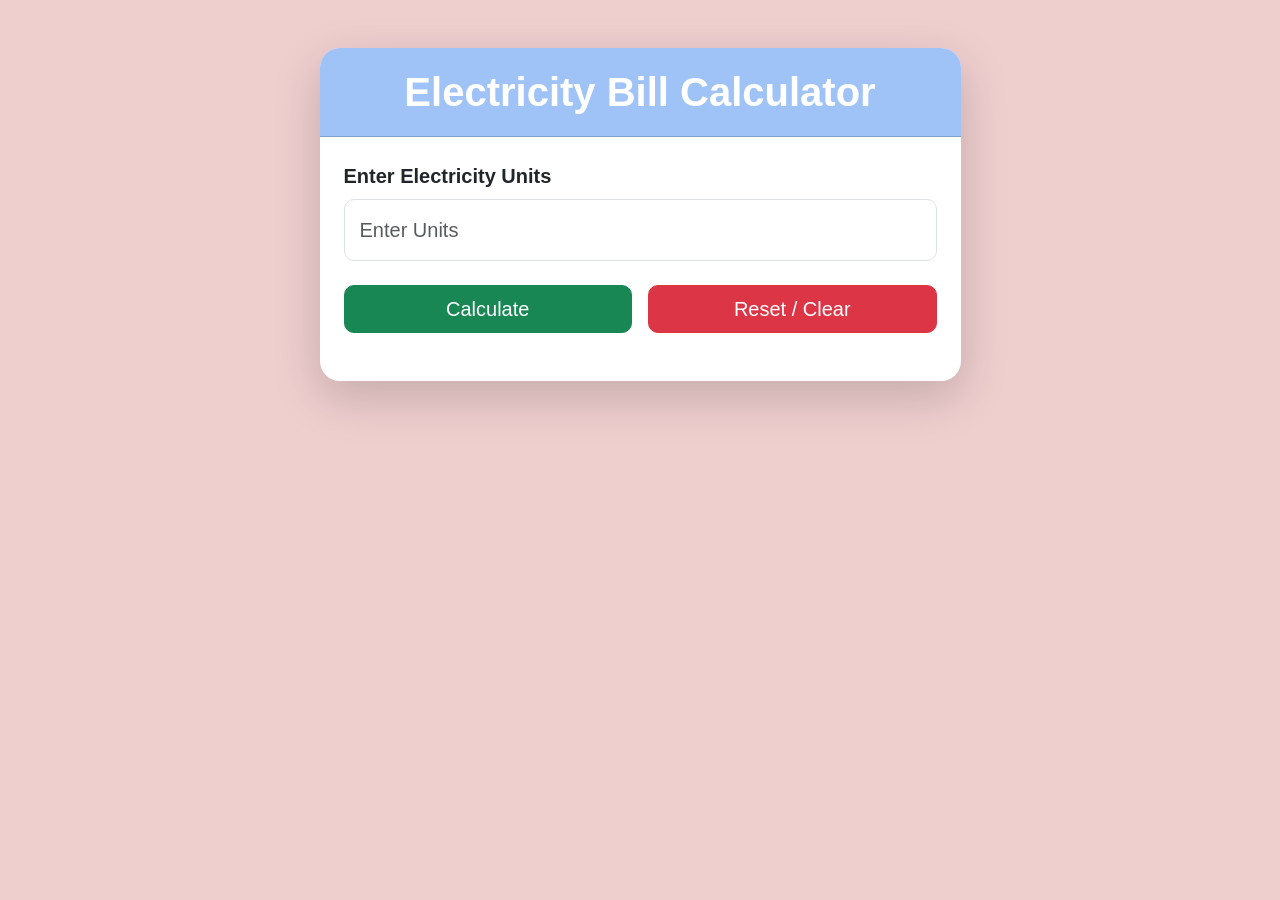
<file: Electricity bill/bill.html>
<!DOCTYPE html>
<html lang="en">

<head>
    <meta charset="UTF-8">
    <meta name="viewport" content="width=device-width, initial-scale=1.0">
    <title>Electricity Bill Calculator</title>
    <link href="https://cdn.jsdelivr.net/npm/bootstrap@5.3.3/dist/css/bootstrap.min.css" rel="stylesheet">
    <link rel="stylesheet" href="./bill.css">
</head>
<body>
    <div class="container py-5">
        <div class="row justify-content-center">
            <div class="col-lg-7 col-md-9 col-12"> 
                <div class="card shadow-lg border-0 main-card">
                    <div class="card-header text-center">
                        <h1 class="title">
                            Electricity Bill Calculator
                        </h1>
                    </div>
                    <div class="card-body p-4">
                        <div class="mb-4">
                            <label class="form-label fw-bold fs-5">
                                Enter Electricity Units
                            </label>
                            <input type="number"
                                   id="units"
                                   class="form-control form-control-lg"
                                   placeholder="Enter Units">
                        </div>
                        <div class="d-flex gap-3 mb-4">
                            <button class="btn btn-success btn-lg w-50"
                                    onclick="calculateBill()"> Calculate </button>

                            <button class="btn btn-danger btn-lg w-50"
                                    onclick="resetBill()">

                                Reset / Clear
                            </button>

                        </div>
                        <div class="card result-card" id="resultCard">
                            <div class="card-body">
                                <h3 class="mb-4 text-center">
                                    Bill Details
                                </h3>
                                <div id="billDetails"></div>
                            </div>
                        </div>
                    </div>
                </div>
            </div>
        </div>
    </div>
    <!-- JavaScript File -->
    <script src="./bill.js"></script>

</body>

</html>
</file>
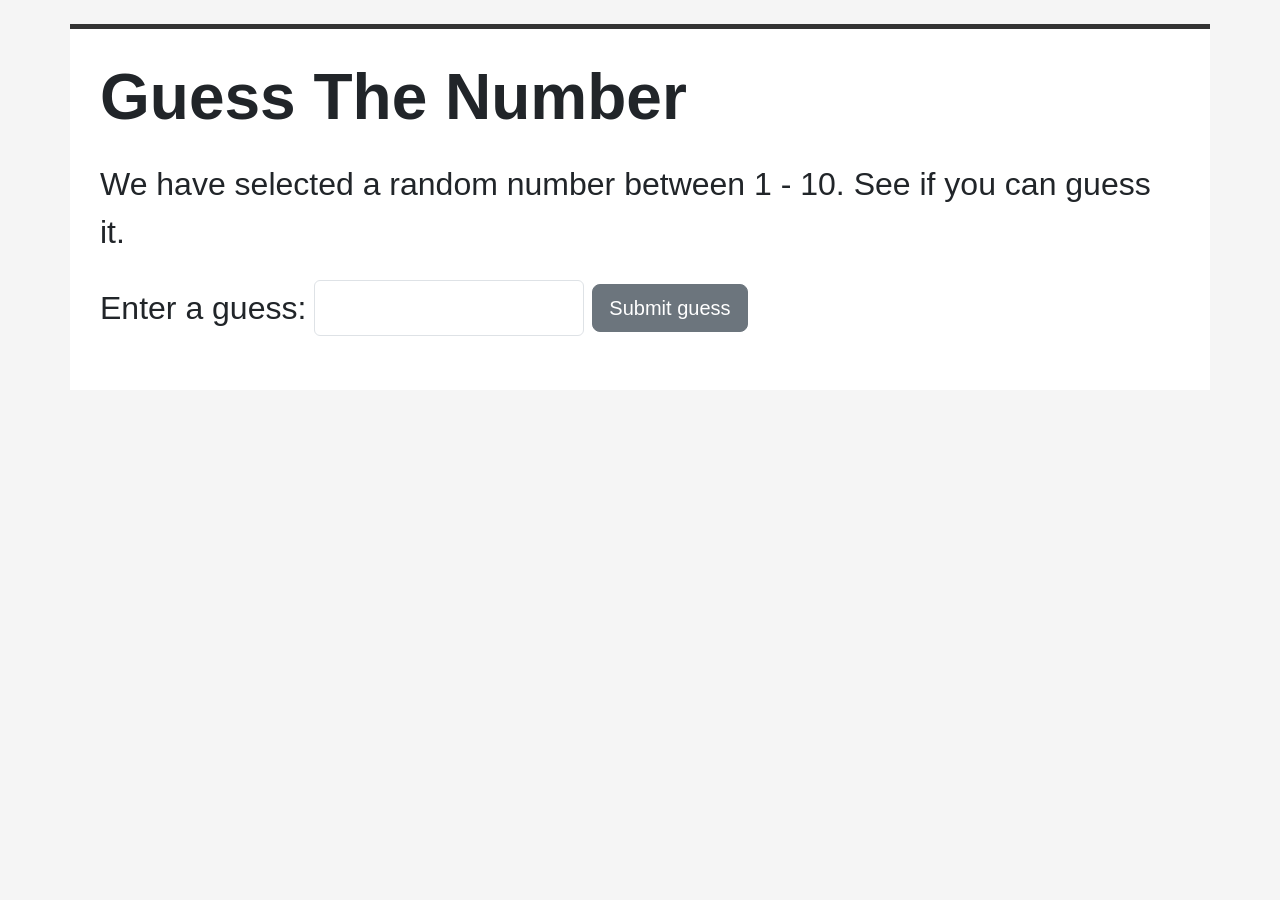
<file: Guess The Number/number.html>
<!doctype html>
<html lang="en">
  <head>
    <meta charset="UTF-8" />
    <meta name="viewport" content="width=device-width, initial-scale=1.0" />
    <title>Guess The Number</title>
    <link
      href="https://cdn.jsdelivr.net/npm/bootstrap@5.3.3/dist/css/bootstrap.min.css"
      rel="stylesheet"
    />
    <link rel="stylesheet" href="./numer.css" />
  </head>
  <body>
    <div class="container mt-4">
      <h1 class="display-3 fw-bold">Guess The Number</h1>
      <p class="fs-2 mt-4">
        We have selected a random number between 1 - 10. See if you can guess
        it.
      </p>
      <div class="d-flex align-items-center mt-4 gap-2">
        <label class="fs-2"> Enter a guess: </label>

        <input
          type="number"
          id="guess"
          min="1"
          max="10"
          class="form-control w-25 fs-3"
        />

        <button class="btn btn-secondary btn-lg" onclick="checkGuess()">
          Submit guess
        </button>
      </div>
      <h2 id="message" class="mt-4 text-primary"></h2>
    </div>
    <script src="./number.js"></script>
  </body>
</html>
</file>
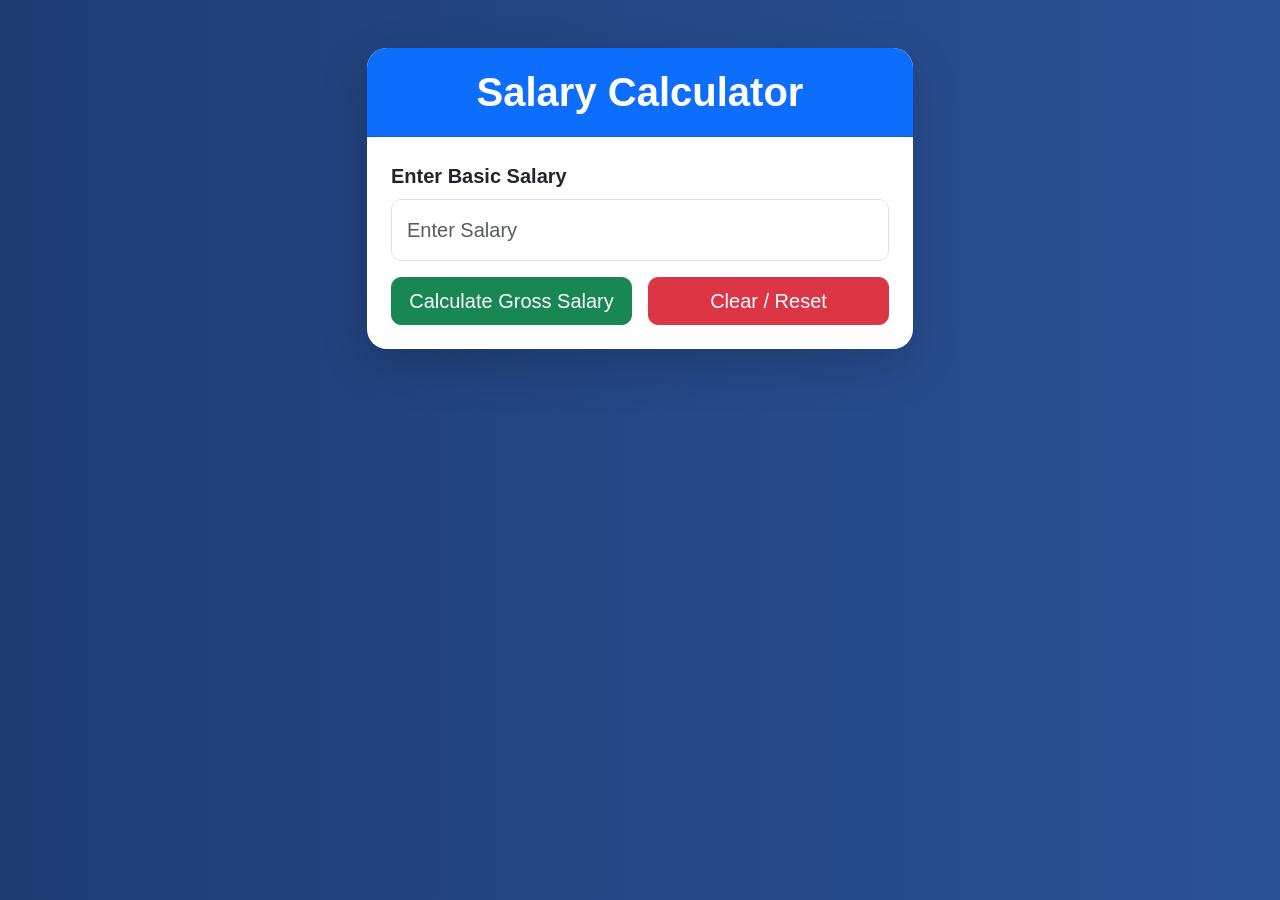
<file: salary/salary.html>
<!doctype html>
<html lang="en">
  <head>
    <meta charset="UTF-8" />
    <meta name="viewport" content="width=device-width, initial-scale=1.0" />
    <title>Salary Calculator</title>
    <link
      href="https://cdn.jsdelivr.net/npm/bootstrap@5.3.3/dist/css/bootstrap.min.css"
      rel="stylesheet"
    />
    <link rel="stylesheet" href="./salary.css" />
  </head>
  <body>
    <div class="container py-5">
      <div class="row justify-content-center">
        <div class="col-lg-6 col-md-8 col-12">
          <div class="card shadow-lg border-0 main-card">

            <div class="card-header text-center">
              <h1 class="title">Salary Calculator</h1>
            </div>

            <div class="card-body p-4">

              <div class="mb-3">
                <label class="form-label fw-bold fs-5">Enter Basic Salary</label>
                <input
                  type="number"
                  id="basicSalary"
                  class="form-control form-control-lg"
                  placeholder="Enter Salary"
                />
                <div id="error" class="text-danger fw-bold mt-2"></div>
              </div>

              <div class="d-flex gap-3">
                <button
                  class="btn btn-success btn-lg w-50"
                  id="calculateBtn"
                  onclick="startCalculation()">
                  <span id="btnText"> Calculate Gross Salary </span>
                  <span
                    id="spinner"
                    class="spinner-border spinner-border-sm d-none"
                  >
                  </span>
                </button>
                <button class="btn btn-danger btn-lg w-50"onclick="resetForm()">Clear / Reset</button>
              </div>

              <div id="successMessage" class="alert alert-success mt-4 d-none">
                Salary Calculated Successfully!
              </div>
              <div class="card mt-4 result-card" id="resultCard">
                <div class="card-body">
                  <h3 class="text-center mb-4">Salary Details</h3>

                  <div id="result"></div>
                </div>
              </div>
            </div>
          </div>
        </div>
      </div>
    </div>

    <!--Scripts-->
    <script src="./salary.js"></script>
  </body>
</html>
</file>
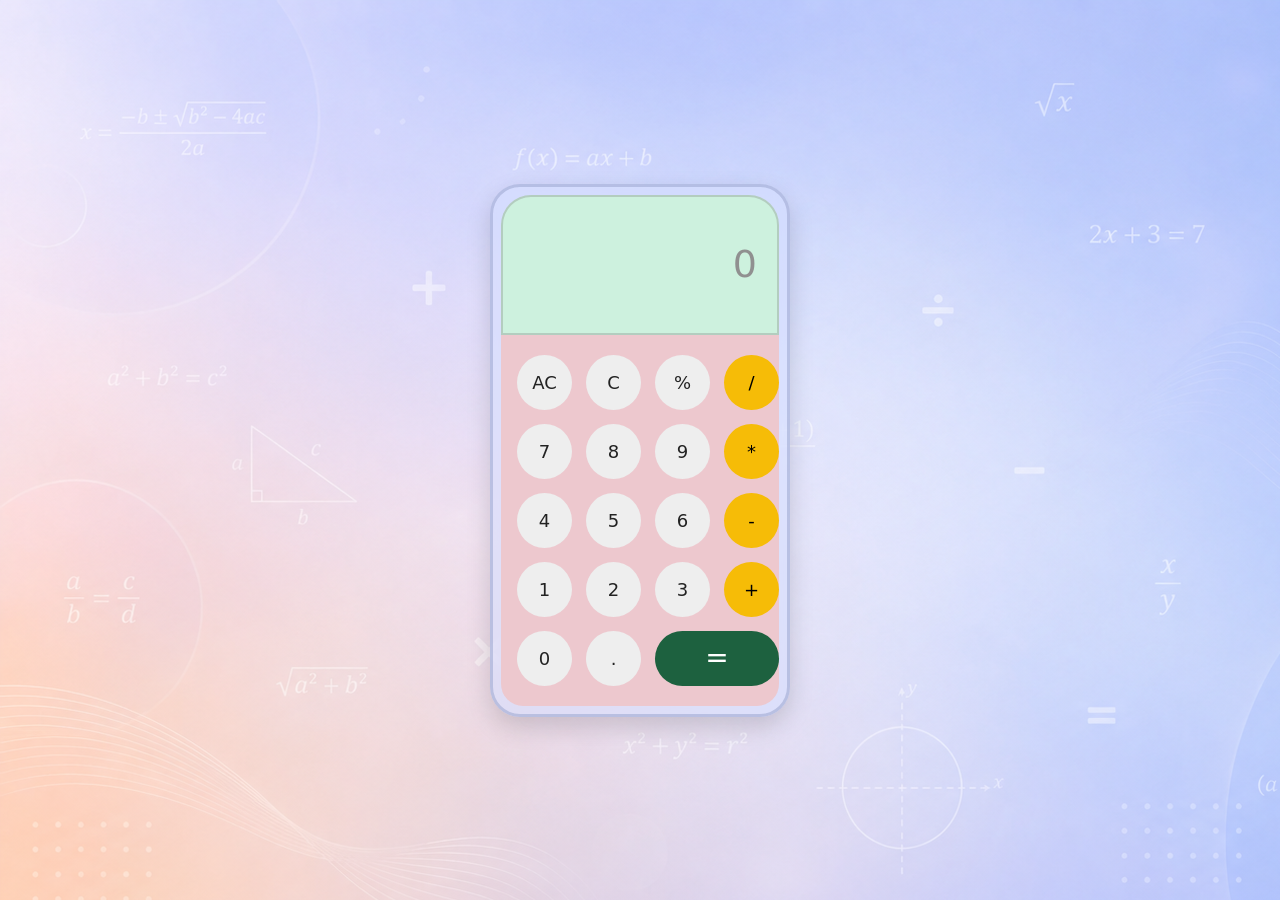
<file: staticWeb Calculator/calll.html>
<!doctype html>
<html lang="en">
  <head>
    <meta charset="UTF-8" />
    <meta name="viewport" content="width=device-width, initial-scale=1.0" />
    <title>Calculator - Web Static App PRD</title>
    <link
      href="https://cdn.jsdelivr.net/npm/bootstrap@5.3.8/dist/css/bootstrap.min.css"
      rel="stylesheet"
      integrity="sha384-sRIl4kxILFvY47J16cr9ZwB07vP4J8+LH7qKQnuqkuIAvNWLzeN8tE5YBujZqJLB"
      crossorigin="anonymous"
    />
    <link rel="stylesheet" href="./calll.css">
  </head>
  <body>
    <!-- main -->
    <div class="main-bg d-flex justify-content-center align-items-center">

        <div class="calculator">
            <div class="display-box">
                <input type="text" id="display" value="0" readonly>
            </div>
            <!-- buttons -->
            <div class="button-area">

                <button class="btn-circle btn-light-custom" onclick="calculate('AC')">AC</button>
                <button class="btn-circle btn-light-custom" onclick="calculate('AC')">C</button>
                <button class="btn-circle btn-light-custom" onclick="calculate('%')">%</button>
                <button class="btn-circle btn-orange" onclick="calculate('/')">/</button>

                <button class="btn-circle btn-light-custom" onclick="calculate('7')">7</button>
                <button class="btn-circle btn-light-custom" onclick="calculate('8')">8</button>
                <button class="btn-circle btn-light-custom" onclick="calculate('9')">9</button>
                <button class="btn-circle btn-orange" onclick="calculate('*')">*</button>

                <button class="btn-circle btn-light-custom" onclick="calculate('4')">4</button>
                <button class="btn-circle btn-light-custom" onclick="calculate('5')">5</button>
                <button class="btn-circle btn-light-custom" onclick="calculate('6')">6</button>
                <button class="btn-circle btn-orange" onclick="calculate('-')">-</button>

                <button class="btn-circle btn-light-custom" onclick="calculate('1')">1</button>
                <button class="btn-circle btn-light-custom" onclick="calculate('2')">2</button>
                <button class="btn-circle btn-light-custom" onclick="calculate('3')">3</button>
                <button class="btn-circle btn-orange" onclick="calculate('+')">+</button>

                <button class="btn-circle btn-light-custom" onclick="calculate('0')">0</button>
                <button class="btn-circle btn-light-custom" onclick="calculate('.')">.</button>

                <button class="equal-btn" onclick="calculateResult()">=</button>

            </div>

        </div>

    </div>

    <!-- Scripts -->
     <script src="https://cdn.jsdelivr.net/npm/bootstrap@5.3.8/dist/js/bootstrap.bundle.min.js" integrity="sha384-FKyoEForCGlyvwx9Hj09JcYn3nv7wiPVlz7YYwJrWVcXK/BmnVDxM+D2scQbITxI" crossorigin="anonymous"></script>
     <script src="./calll.js"></script>
    </body>
</html>
</file>
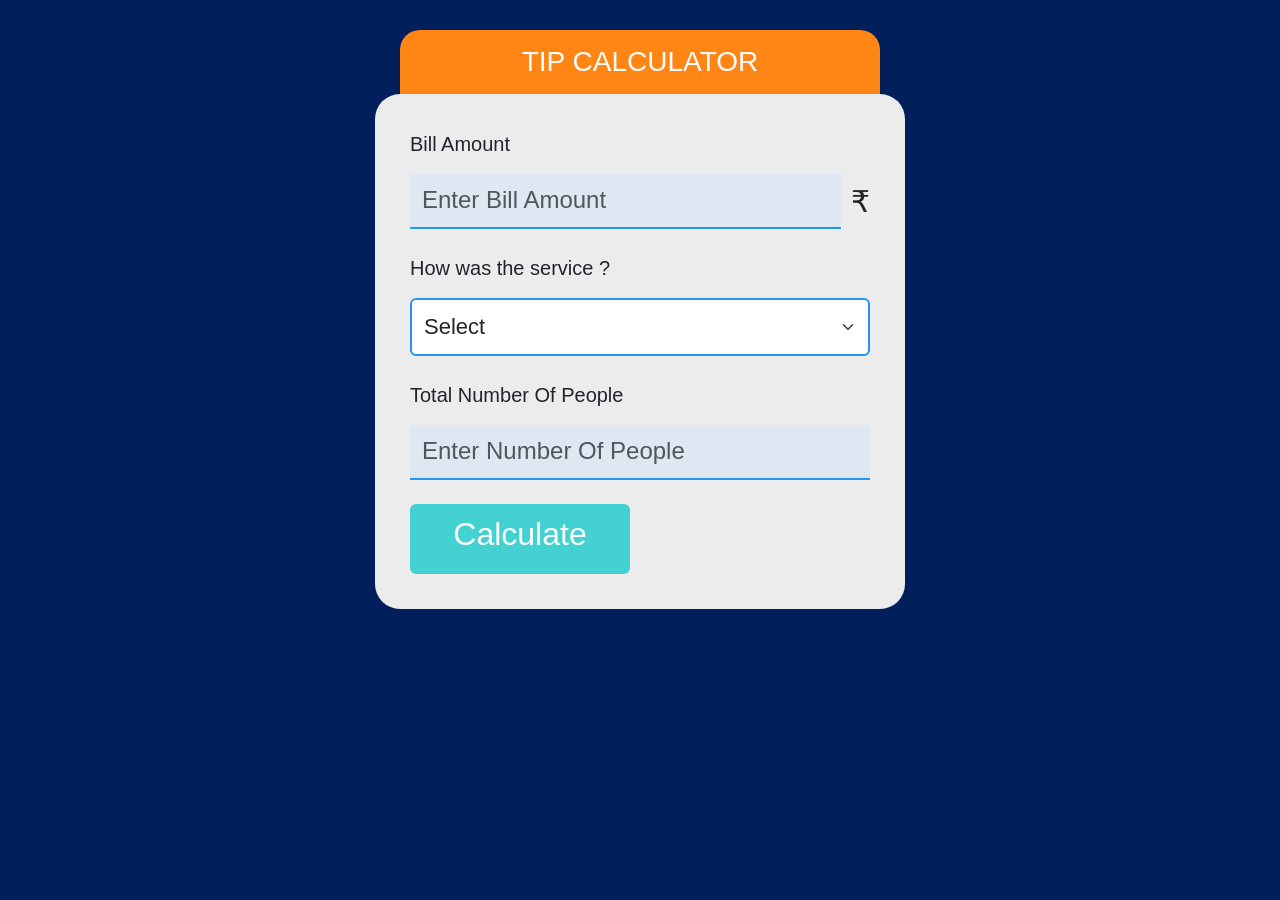
<file: Tip Calculator/tip.html>
<!doctype html>
<html lang="en">
  <head>
    <meta charset="UTF-8" />
    <meta name="viewport" content="width=device-width, initial-scale=1.0" />

    <title>Tip Calculator</title>
    <link
      href="https://cdn.jsdelivr.net/npm/bootstrap@5.3.3/dist/css/bootstrap.min.css"
      rel="stylesheet"
    />
    <link rel="stylesheet" href="./tip.css" />
  </head>

  <body>
    <div class="main-container ">
      <div class="heading-box">
        <h1>TIP CALCULATOR</h1>
      </div>
      <div class="calculator-box">
        <div class="mb-4">
          <label class="form-label custom-label">Bill Amount</label>
          <div class="bill-input-box">
            <input
              type="number"
              id="billAmount"
              class="form-control custom-input"
              placeholder="Enter Bill Amount"
            />
            <span class="rupee-sign">₹</span>
          </div>
        </div>
        <div class="mb-4">
          <label class="form-label custom-label"> How was the service ? </label>
          <select id="service" class="form-select custom-select">
            <option value="">Select</option>
            <option value="0.25">25% - Top Notch</option>
            <option value="0.20">20% - Excellent</option>
            <option value="0.15">15% - Good</option>
            <option value="0.10">10% - Bad</option>
            <option value="0.05">5% - Worst</option>
          </select>
        </div>
        <div class="mb-4">
          <label class="form-label custom-label">Total Number Of People </label>
          <input
            type="number"
            id="people"
            class="form-control custom-input"
            placeholder="Enter Number Of People"
          />
        </div>
        <button class="btn calculate-btn" onclick="calculateTip()">
          Calculate
        </button>
        <div id="resultBox" class="result-box">
          <h3>Each Person Should Pay</h3>
          <h1>₹<span id="finalAmount">0</span></h1>
        </div>
      </div>
    </div>
    <!--Scripts-->
    <script src="./tip.js"></script>
  </body>
</html>
</file>
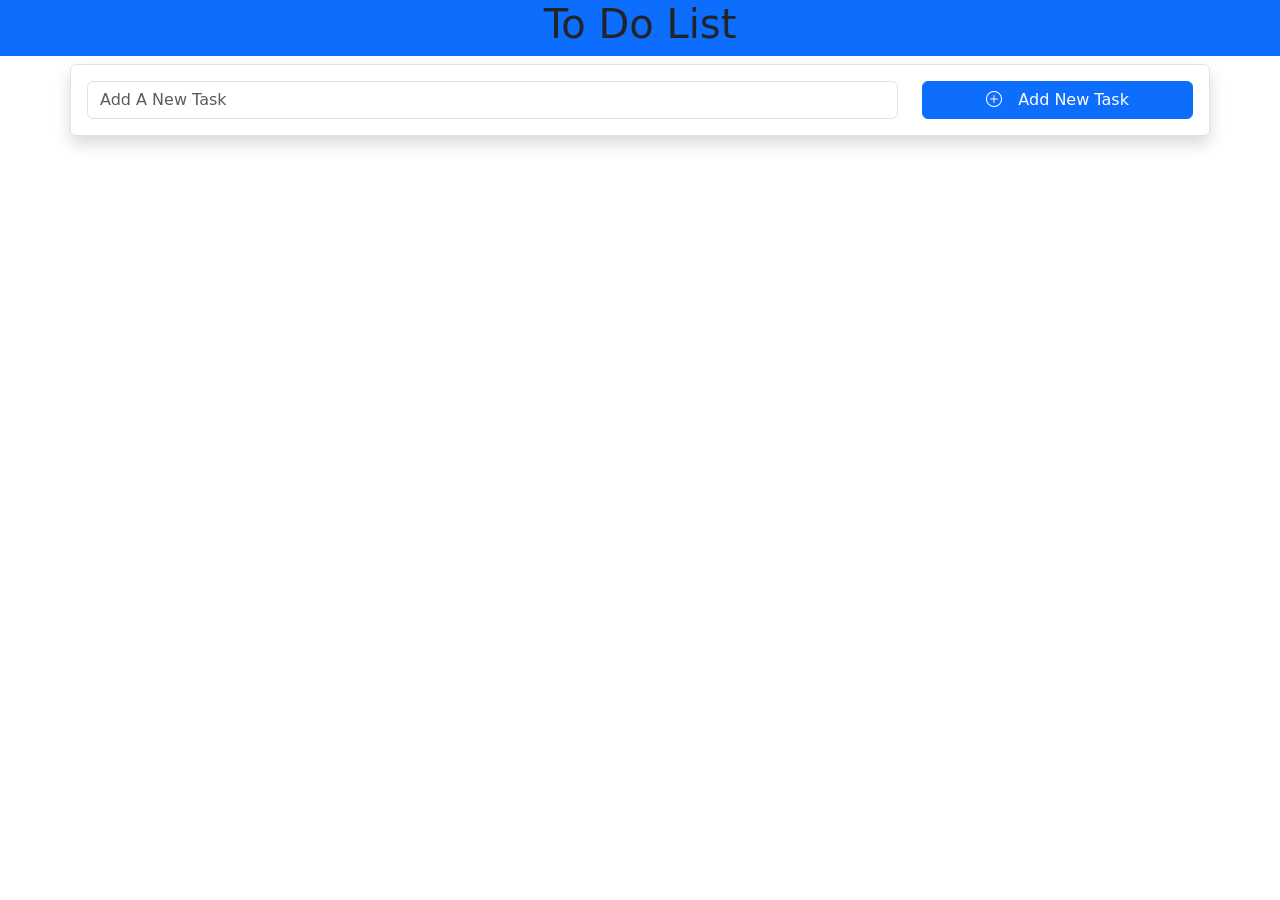
<file: To Do List/todo.html>
<!DOCTYPE html>
<html lang="en">
<head>
    <meta charset="UTF-8">
    <meta name="viewport" content="width=device-width, initial-scale=1.0">
    <title>Document</title>
    <link
      href="https://cdn.jsdelivr.net/npm/bootstrap@5.3.0/dist/css/bootstrap.min.css"
      rel="stylesheet"
    />
    <link
      href="https://cdn.jsdelivr.net/npm/bootstrap-icons/font/bootstrap-icons.css"
      rel="stylesheet"
    />
</head>
<body>

    <header class=" d-flex align-content-center justify-content-center bg-primary">
        <h1>To Do List</h1>
    </header>

    <main>
        <div class="container rounded border shadow my-2 d-flex gap-4 p-3 ">
            <input type="text" name="newTask" id="newTask" placeholder="Add A New Task" class="form-control w-75">
            <button class="btn btn-primary w-25 d-flex gap-3 align-items-center justify-content-center" onclick="addNewTask()"> <i class="bi bi-plus-circle"></i></i> Add New Task</button>
        </div>
        <div  class="container rounded border shadow my-2 p-3 d-none" id="taskDiv">
            <ol>
                <!-- <li class="my-3 ">
                    <div class="d-flex align-items-center">
                        <span > Task-1</span>
                        <button class=" btn btn- danger ms-4 d-flex align-items-center justify-content-center"> <i class="bi bi-trash"></i> Delete</butt on>
                    </div>
                </li> -->
            </ol>
        </div>
    </main>

    <!-- scripts -->
     <script
      src="https://cdn.jsdelivr.net/npm/bootstrap@5.3.8/dist/js/bootstrap.bundle.min.js"
      integrity="sha384-FKyoEForCGlyvwx9Hj09JcYn3nv7wiPVlz7YYwJrWVcXK/BmnVDxM+D2scQbITxI"
      crossorigin="anonymous"
    ></script>
     <script src="./todo.js"></script>
</body>
</html>
</file>
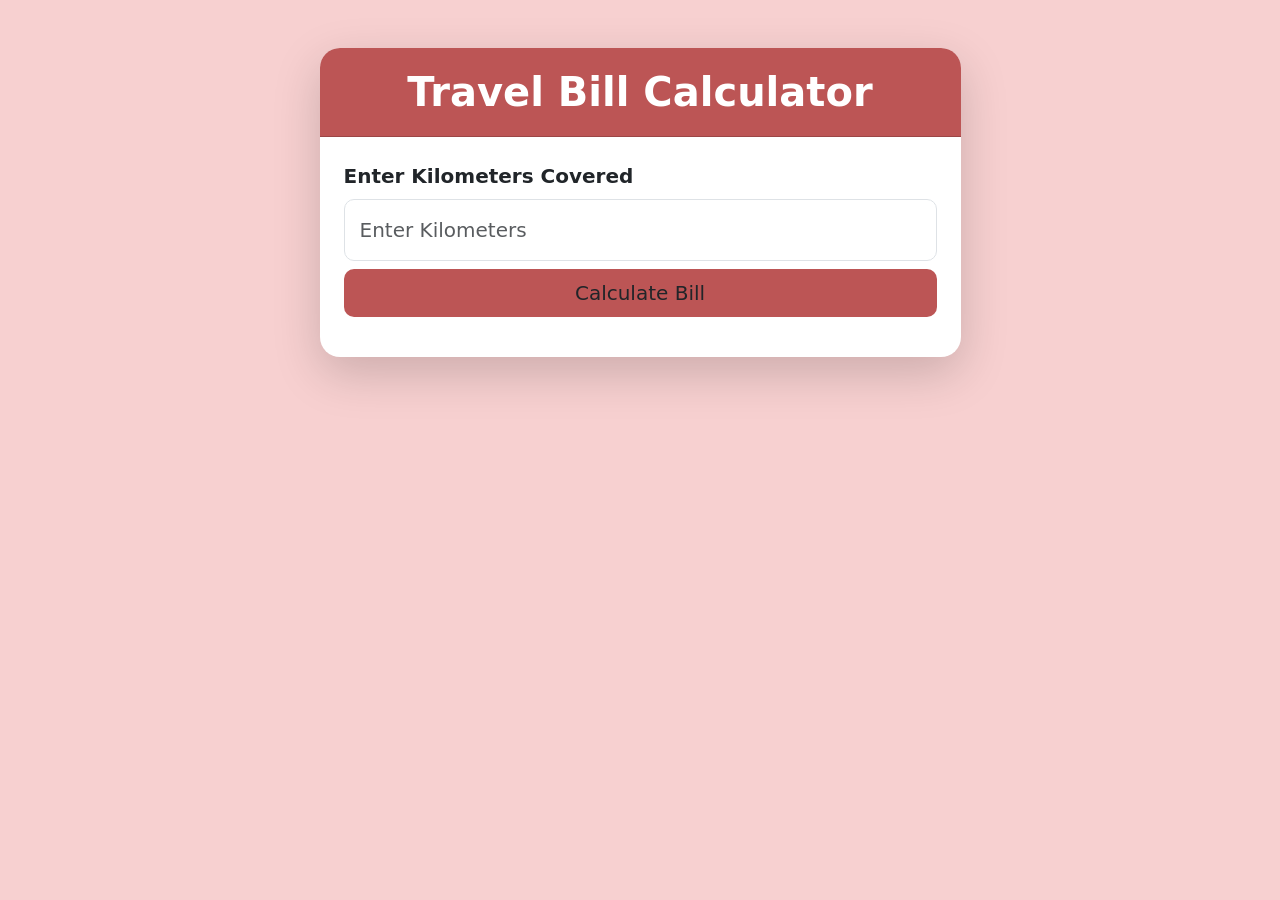
<file: Travel Bill Calculator/travel.html>
<!doctype html>
<html lang="en">
  <head>
    <meta charset="UTF-8" />
    <meta name="viewport" content="width=device-width, initial-scale=1.0" />
    <title>Travel Bill Calculator</title>
    <link
      href="https://cdn.jsdelivr.net/npm/bootstrap@5.3.3/dist/css/bootstrap.min.css"
      rel="stylesheet"
    />
    <link rel="stylesheet" href="./travel.css" />
  </head>
  <body>
    <div class="container py-5">
      <div class="row justify-content-center">
      <div class="col-lg-7 col-md-9 col-12">
        <iv class="card shadow-lg border-0 main-card">
            <div class="card-header text-center">
              <h1 class="title">Travel Bill Calculator</h1>
            </div>
            <div class="card-body p-4">
              <div class="mb-3">
                <label class="form-label fw-bold fs-5">
                  Enter Kilometers Covered
                </label>
                <input
                  type="number"
                  step="0.01"
                  id="km"
                  class="form-control form-control-lg"
                  placeholder="Enter Kilometers"
                />
                <div id="error" class="text-danger mt-2 fw-bold"></div>
              <button
                class="btn btn-lg w-100"onclick="calculateBill()">Calculate Bill</button>
              <div class="card result-card mt-4" id="resultCard">
                <div class="card-body">
                  <h3 class="text-center mb-4">Travel Bill Details</h3>
                  <div class="total-box mb-4">
                    Total Bill =<span id="totalBill"> Rs. 0 </span>
</div>
                  <div id="breakdown"></div>
                </div>
              </div>
            </div>
          </div>
        </div>
      </div>
    </div>

    <!-- JavaScript File -->
    <script src="./travel.js"></script>
  </body>
</html>
</file>
<file: Electricity bill/bill.css>
body{
    background:rgb(239, 206, 206);
    font-family:Arial, Helvetica, sans-serif;
    min-height:100vh;
}
.main-card{
    border-radius:20px;
    overflow:hidden;
}
.card-header{
    background:#a0c3f7;
    padding:20px;
}
.title{
    color:white;
    font-weight:bold;
    margin:0;
}
.form-control{
    border-radius:10px;
    padding:15px;
}
.form-control:focus{
    box-shadow:none;
    border:2px solid #0d6efd;
}
.btn{
    border-radius:10px;
    transition:0.3s;
}
.btn:hover{
    transform:scale(1.03);
}

.result-card{
    display:none;
    border-radius:15px;
    background:#f8f9fa;
}

.bill-line{
    display:flex;
    justify-content:space-between;
    margin-bottom:12px;
    font-size:18px;
}
.total{
    font-weight:bold;
    color:#198754;
    font-size:22px;
}
.surcharge{
    color:#dc3545;
}

@media(max-width:768px){

    .title{
        font-size:28px;
    }

    .bill-line{
        font-size:16px;
    }
}
</file>
<file: Guess The Number/numer.css>
body{
    background-color:#f5f5f5;
    font-family:Arial, Helvetica, sans-serif;
}

.container{
    background:white;
    padding:30px;
    border-top:5px solid #333;
}
</file>
<file: salary/salary.css>
body {
  background: linear-gradient(to right, #1e3c72, #2a5298);
  font-family: Arial, Helvetica, sans-serif;
  min-height: 100vh;
}
.main-card {
  border-radius: 20px;
  overflow: hidden;
}
.card-header {
  background: #0d6efd;
  padding: 20px;
}
.title {
  color: white;
  font-weight: bold;
  margin: 0;
}

.form-control {
  border-radius: 10px;
  padding: 15px;
}
.form-control:focus {
  box-shadow: none;
  border: 2px solid #0d6efd;
}

.btn {
  border-radius: 10px;
  transition: 0.3s;
}
.btn:hover {
  transform: scale(1.02);
}
.result-card {
  display: none;
  border-radius: 15px;
  background: #f8f9fa;
}
.result-line {
  display: flex;
  justify-content: space-between;
  margin-bottom: 15px;
  font-size: 20px;
}
.gross {
  font-weight: bold;
  color: #198754;
  font-size: 24px;
}
@media (max-width: 768px) {
  .title {
    font-size: 28px;
  }
  .result-line {
    font-size: 16px;
  }
  .gross {
    font-size: 20px;
  }
}
</file>
<file: staticWeb Calculator/calll.css>
* {
    margin: 0;
    padding: 0;
}
body {
    overflow: hidden;
}
.main-bg {
    width: 100%;
    height: 100vh;
    background:url(../Photos/CalculatorBGImage.png);
    position: relative;
}
.calculator {
    width: 300px;
    background: rgba(214, 222, 255, 0.55);
    padding: 8px;
    border-radius: 30px;
    border: 3px solid rgba(160, 170, 210, 0.6);
    box-shadow:
        0 10px 25px rgba(0, 0, 0, 0.15);
    backdrop-filter: blur(10px);
}
.display-box {
    width: 100%;
    height: 140px;
    background: #cdf1de;
    border-radius: 30px 30px 0 0;
    border: 2px solid rgba(120, 120, 120, 0.3);
    padding: 20px;
    display: flex;
    justify-content: flex-end;
    align-items: center;
}
#display {
    width: 100%;
    border: none;
    outline: none;
    background: transparent;
    text-align: right;
    font-size: 38px;
    color: #909090;
}
.button-area {
    background: #edc8ce;
    padding: 20px 16px;
    border-radius: 0 0 22px 22px;
    display: grid;
    grid-template-columns: repeat(4, 1fr);
    gap: 14px;
}
.btn-circle {
    width: 55px;
    height: 55px;
    border: none;
    border-radius: 50%;
    font-size: 18px;
    cursor: pointer;
    transition: 0.2s;
}
.btn-light-custom {
    background: #eeeeee;
    color: #222;
}
.btn-orange {
    background: #f6bc07;
    color: black;
}
.equal-btn {
    grid-column: span 2;
    border: none;
    height: 55px;
    border-radius: 40px;
    background: #1d613f;
    color: white;
    font-size: 28px;
    cursor: pointer;
    transition: 0.2s;
}
.btn-circle:hover,
.equal-btn:hover {
    transform: scale(1.05);
}
.btn-circle:active,
.equal-btn:active {
    transform: scale(0.95);
}
</file>
<file: Tip Calculator/tip.css>
body{
    margin:0;
    padding:0;
    background-color:#001f5b;
    font-family:Arial, Helvetica, sans-serif;
}
.main-container{
    width:100%;
    height:100vh;
    display:flex;
    flex-direction:column;
    align-items:center;
    justify-content:flex-start;
    padding-top:30px;
}
.heading-box{
    width:480px;
    background:#ff8515;
    text-align:center;
    padding:15px;
    border-radius:20px 20px 0 0;
}
.heading-box h1{
    color:white;
    font-size:28px;
    margin:0;
}
.calculator-box{
    width:530px;
    background:#ececec;
    padding:35px;
    border-radius:25px;
}
.custom-label{
    font-size:20px;
    margin-bottom:15px;
}
.bill-input-box{
    display:flex;
    align-items:center;
}

.custom-input{
    height:55px;
    border:none;
    border-bottom:2px solid #2196f3;
    border-radius:0;
    background:#dfe7f3;
    font-size:24px;
}

.custom-input:focus{
    box-shadow:none;
    border-bottom:2px solid #2196f3;
    background:#dfe7f3;
}
.rupee-sign{
    font-size:30px;
    margin-left:10px;
}
.custom-select{
    height:58px;
    border:2px solid #2196f3;
    font-size:22px;
}
.custom-select:focus{
    box-shadow:none;
    border:2px solid #2196f3;
}

.calculate-btn{
    width:220px;
    height:70px;
    background:#43d1d1;
    color:white;
    font-size:32px;
    border:none;
    margin-top:20px;
    display: flex;
    justify-content: center;
}

.calculate-btn:hover{
    background:#33c2c2;
    color:white;
}

.result-box{
    margin-top:35px;
    text-align:center;
    display:none;
}

.result-box h3{
    font-size:28px;
    margin-bottom:15px;
}

.result-box h1{
    font-size:45px;
    color:#001f5b;
}
</file>
<file: Travel Bill Calculator/travel.css>
body {
  background:rgb(247, 208, 208);
  min-height: 100vh;
}
.main-card {
  border-radius: 20px;
  overflow: hidden;
}

.card-header {
  background: #bc5555;
  padding: 20px;
}
.title {
  color: white;
  font-weight: bold;
  margin: 0;
}
.form-control {
  border-radius: 10px;
  padding: 15px;
}
.form-control:focus {
  box-shadow: none;
  border: 2px solid #0d6efd;
}
.btn {
  border-radius: 10px;
  transition: 0.3s;
}
.btn:hover {
  transform: scale(1.02);
}
.result-card {
  display: none;
  border-radius: 15px;
  background: #f8f9fa;
}
.total-box {
  background: #e154c7;
  color: white;
  padding: 15px;
  border-radius: 10px;
  text-align: center;
  font-size: 28px;
  font-weight: bold;
}
.break-line {
  display: flex;
  justify-content: space-between;
  margin-bottom: 12px;
  font-size: 18px;
}
.btn{
  background-color: #bc5555;
}
@media (max-width: 768px) {
  .title {
    font-size: 28px;
  }

  .total-box {
    font-size: 22px;
  }

  .break-line {
    font-size: 16px;
  }
}
</file>
